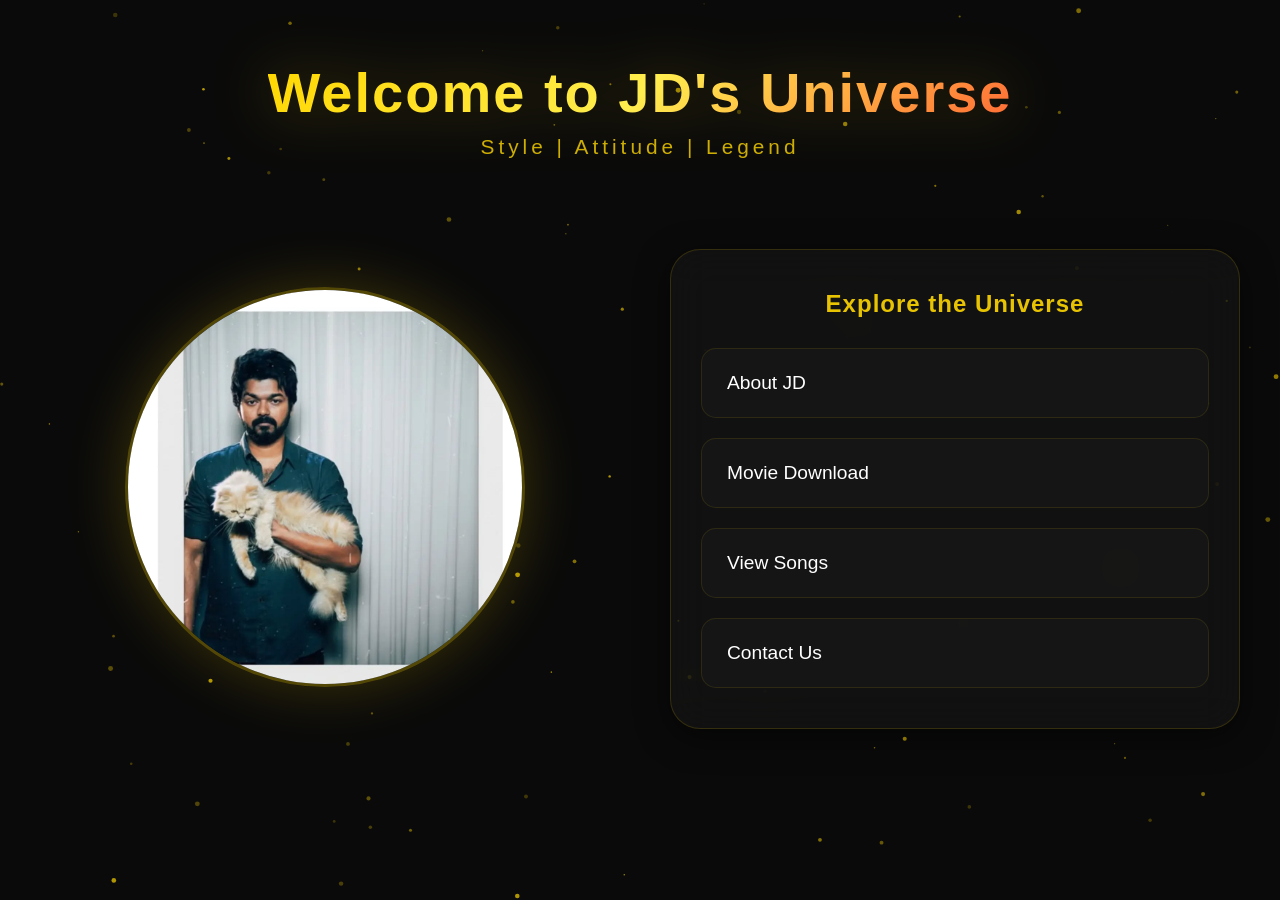
<file: index.html>
<!DOCTYPE html>
<html lang="en">
<head>
    <meta charset="UTF-8">
    <meta name="viewport" content="width=device-width, initial-scale=1.0">
    <title>JD Universe - Welcome</title>
    <link rel="stylesheet" href="index.css">
</head>
<body>
    <canvas id="particles"></canvas>
    
    <div class="content-wrapper">
        <h1 class="page-title">
            <span class="title-gradient">Welcome to JD's Universe</span>
        </h1>
        <p class="subtitle">Style | Attitude | Legend</p>

        <div class="main-container">
            <div class="left-box">
                <div class="image-wrapper">
                    <img src="JD.jpg" class="jd-img" alt="JD">
                </div>
            </div>

            <div class="right-box">
                <div class="menu-card">
                    <p class="menu-intro">Explore the Universe</p>
                    <nav class="menu">
                        <a href="about.html" class="menu-link">
                            <span class="link-text">About JD</span>
                            <span class="arrow">→</span>
                        </a>
                        <a href="movie.html" class="menu-link">
                            <span class="link-text">Movie Download</span>
                            <span class="arrow">→</span>
                        </a>
                        <a href="songs.html" class="menu-link">
                            <span class="link-text">View Songs</span>
                            <span class="arrow">→</span>
                        </a>
                        <a href="contact.html" class="menu-link">
                            <span class="link-text">Contact Us</span>
                            <span class="arrow">→</span>
                        </a>
                    </nav>
                </div>
            </div>
        </div>
    </div>
    <script src="index.js"></script>
</body>
</html>
</file>
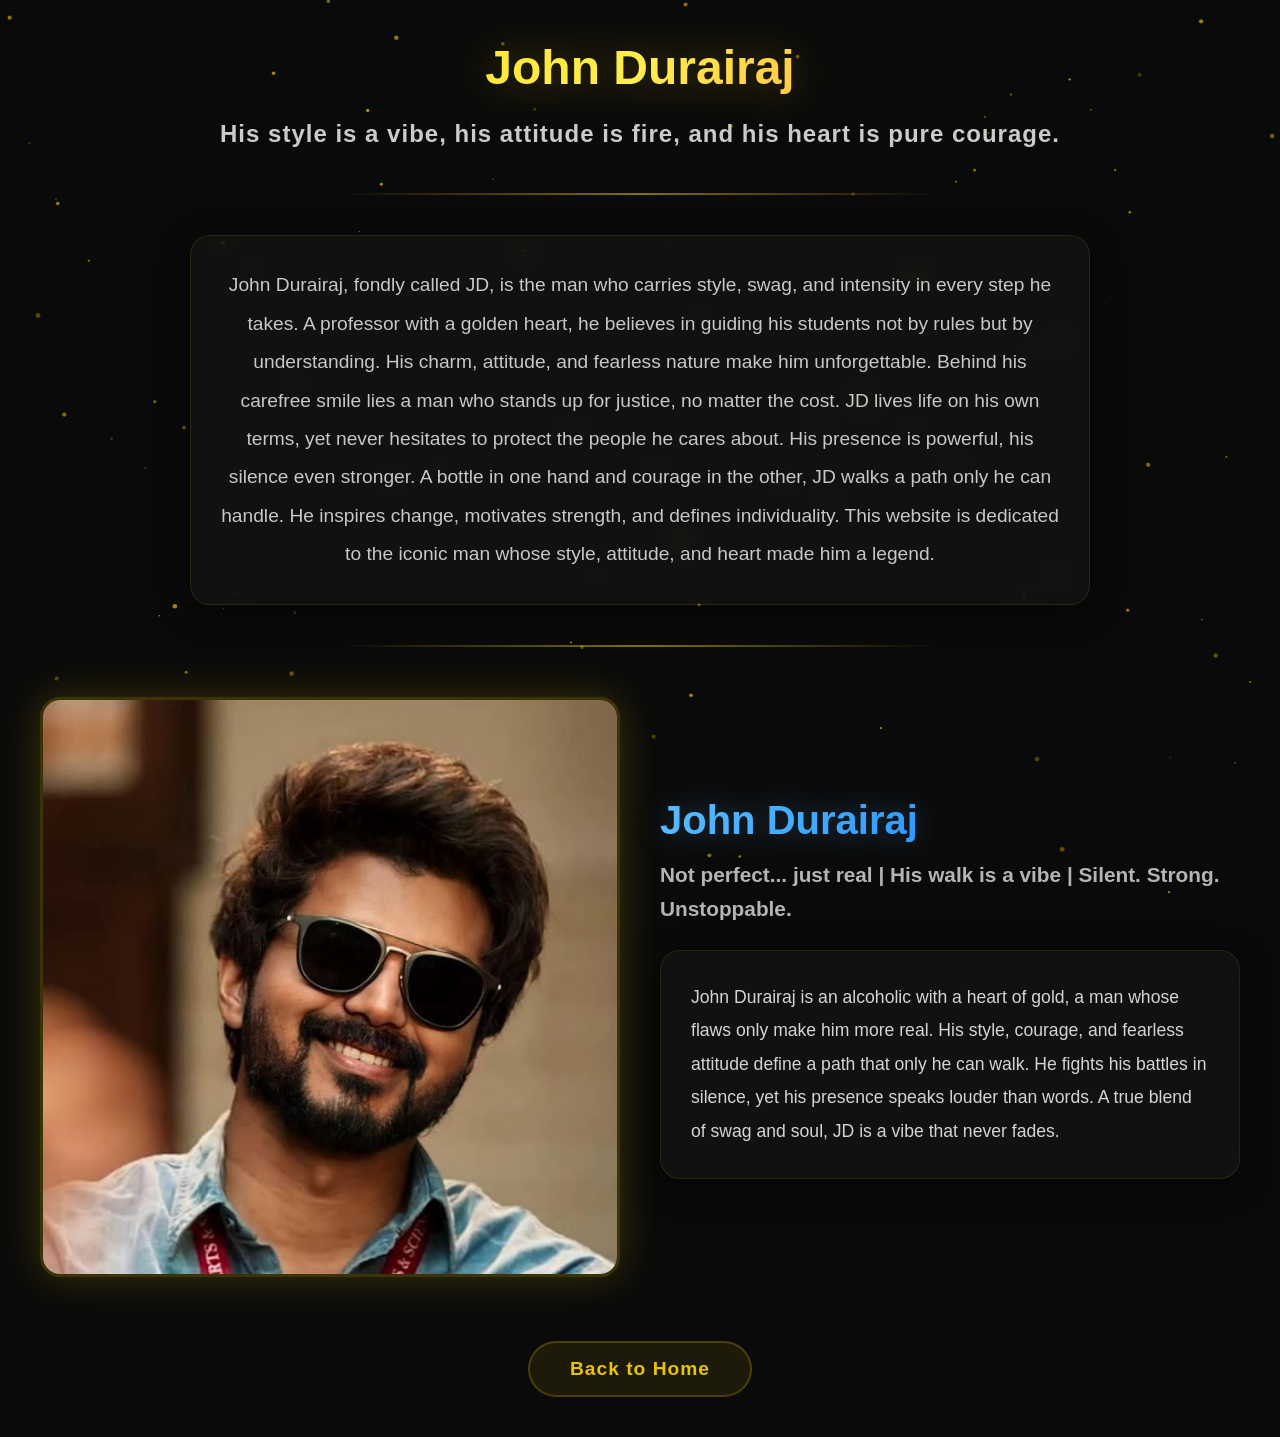
<file: about.html>
<!DOCTYPE html>
<html lang="en">
<head>
    <meta charset="UTF-8">
    <meta name="viewport" content="width=device-width, initial-scale=1.0">
    <title>About JD - John Durairaj</title>
    <link rel="stylesheet" href="about.css">
</head>
<body>
    <canvas id="particles"></canvas>
    
    <div class="content-wrapper">
        <h1 class="main-title">John Durairaj</h1>
        <h2 class="sub-title">His style is a vibe, his attitude is fire, and his heart is pure courage.</h2>
        
        <div class="divider"></div>
        
        <div class="intro-section">
            <p class="intro-text">
                John Durairaj, fondly called JD, is the man who carries style, swag, and intensity in every step he takes. A professor with a golden heart, he believes in guiding his students not by rules but by understanding. His charm, attitude, and fearless nature make him unforgettable. Behind his carefree smile lies a man who stands up for justice, no matter the cost. JD lives life on his own terms, yet never hesitates to protect the people he cares about. His presence is powerful, his silence even stronger. A bottle in one hand and courage in the other, JD walks a path only he can handle. He inspires change, motivates strength, and defines individuality. This website is dedicated to the iconic man whose style, attitude, and heart made him a legend.
            </p>
        </div>
        
        <div class="divider"></div>
        
        <div class="profile-section">
            <div class="profile-image">
                <img src="1.jpg" alt="John Durairaj">
            </div>
            
            <div class="profile-content">
                <h1 class="jd-name">John Durairaj</h1>
                <h3 class="jd-tagline">Not perfect... just real | His walk is a vibe | Silent. Strong. Unstoppable.</h3>
                
                <div class="text-box">
                    <p>
                        John Durairaj is an alcoholic with a heart of gold, a man whose flaws only make him more real.
                        His style, courage, and fearless attitude define a path that only he can walk. 
                        He fights his battles in silence, yet his presence speaks louder than words. 
                        A true blend of swag and soul, JD is a vibe that never fades.
                    </p>
                </div>
            </div>
        </div>
        
        <div class="home-link">
            <a href="index.html" class="btn-home">
                <span>Back to Home</span>
            </a>
        </div>
    </div>
    <script src="particles.js"></script>
</body>
</html>
</file>
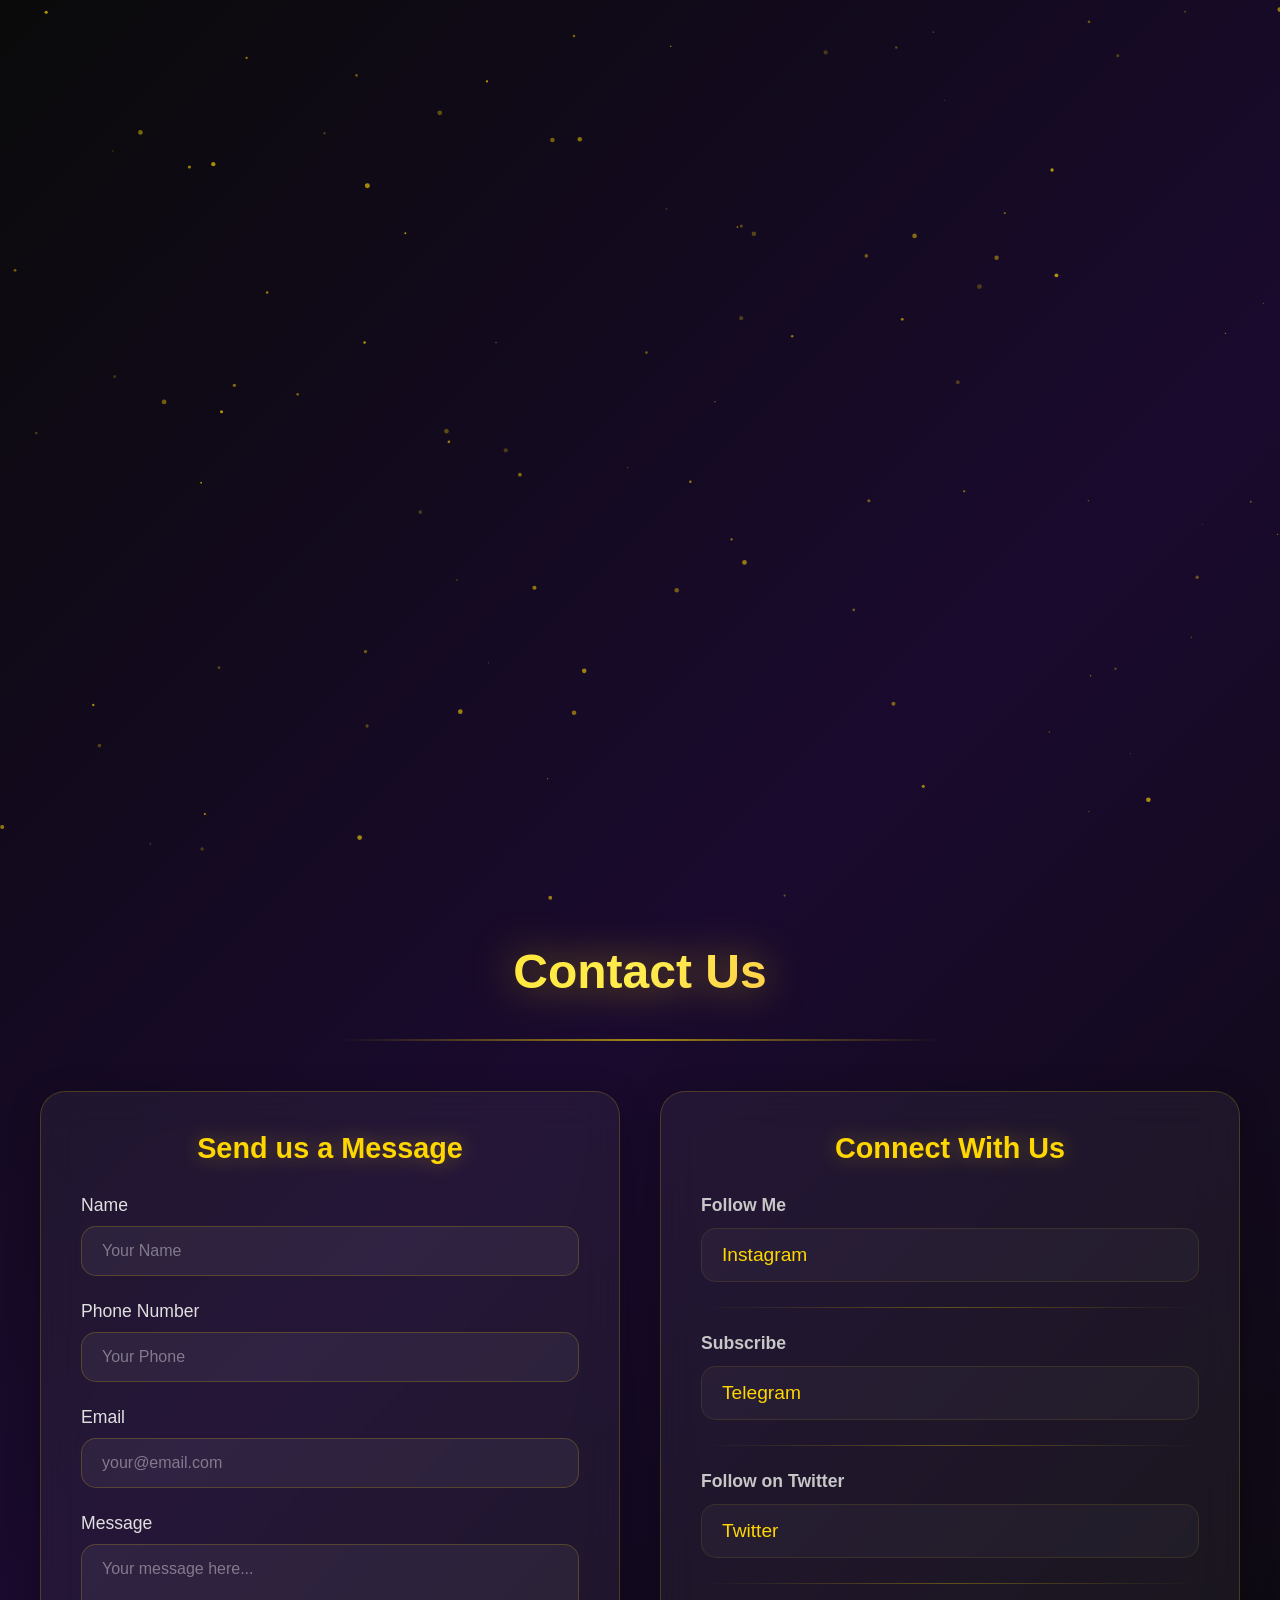
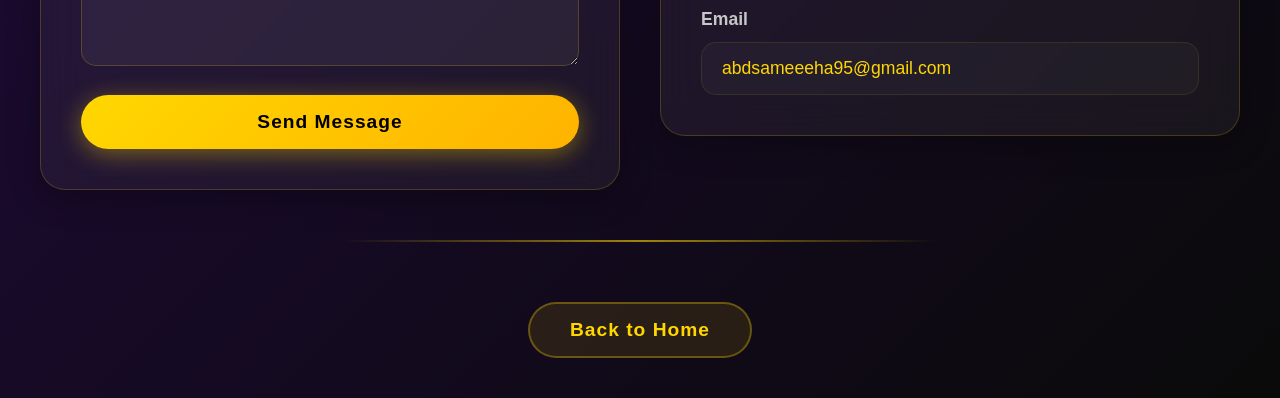
<file: contact.html>
<!DOCTYPE html>
<html lang="en">
<head>
    <meta charset="UTF-8">
    <meta name="viewport" content="width=device-width, initial-scale=1.0">
    <title>Contact Us - JD Universe</title>
    <link rel="stylesheet" href="contact.css">
</head>
<body>
    <canvas id="particles"></canvas>
    
    <div class="content-wrapper">
        <h1 class="page-title">Contact Us</h1>
        
        <div class="divider"></div>
        
        <div class="contact-container">
            <div class="left-box">
                <div class="form-card">
                    <h2 class="form-title">Send us a Message</h2>
                    <form action="https://formspree.io/f/xdkqdjyz" method="POST">
                        <div class="form-group">
                            <label>Name</label>
                            <input type="text" name="name" class="input-box" placeholder="Your Name" required>
                        </div>

                        <div class="form-group">
                            <label>Phone Number</label>
                            <input type="tel" name="phone" class="input-box" placeholder="Your Phone" required>
                        </div>

                        <div class="form-group">
                            <label>Email</label>
                            <input type="email" name="email" class="input-box" placeholder="your@email.com" required>
                        </div>

                        <div class="form-group">
                            <label>Message</label>
                            <textarea name="message" rows="5" class="textarea-box" placeholder="Your message here..." required></textarea>
                        </div>

                        <button type="submit" class="send-btn">
                            <span>Send Message</span>
                        </button>
                    </form>
                </div>
            </div>

            <div class="right-box">
                <div class="social-card">
                    <h2 class="social-title">Connect With Us</h2>
                    
                    <div class="social-section">
                        <p class="section-label">Follow Me</p>
                        <a href="https://www.instagram.com/alcoholic__jd?igsh=NnlrbXFhdWF0bnJq" class="social-link" target="_blank">
                            <span>Instagram</span>
                        </a>
                    </div>
                    
                    <div class="divider-small"></div>
                    
                    <div class="social-section">
                        <p class="section-label">Subscribe</p>
                        <a href="https://t.me/JackedVibe" class="social-link" target="_blank">
                            <span>Telegram</span>
                        </a>
                    </div>
                    
                    <div class="divider-small"></div>
                    
                    <div class="social-section">
                        <p class="section-label">Follow on Twitter</p>
                        <a href="https://x.com/Ameerabd1718" class="social-link" target="_blank">
                            <span>Twitter</span>
                        </a>
                    </div>
                    
                    <div class="divider-small"></div>
                    
                    <div class="email-section">
                        <p class="section-label">Email</p>
                        <a href="mailto:abdsameeeha95@gmail.com" class="email-link">abdsameeeha95@gmail.com</a>
                    </div>
                </div>
            </div>
        </div>
        
        <div class="divider"></div>
        
        <div class="home-link">
            <a href="index.html" class="btn-home">
                <span>Back to Home</span>
            </a>
        </div>
    </div>
    <script src="particles.js"></script>
</body>
</html>
</file>
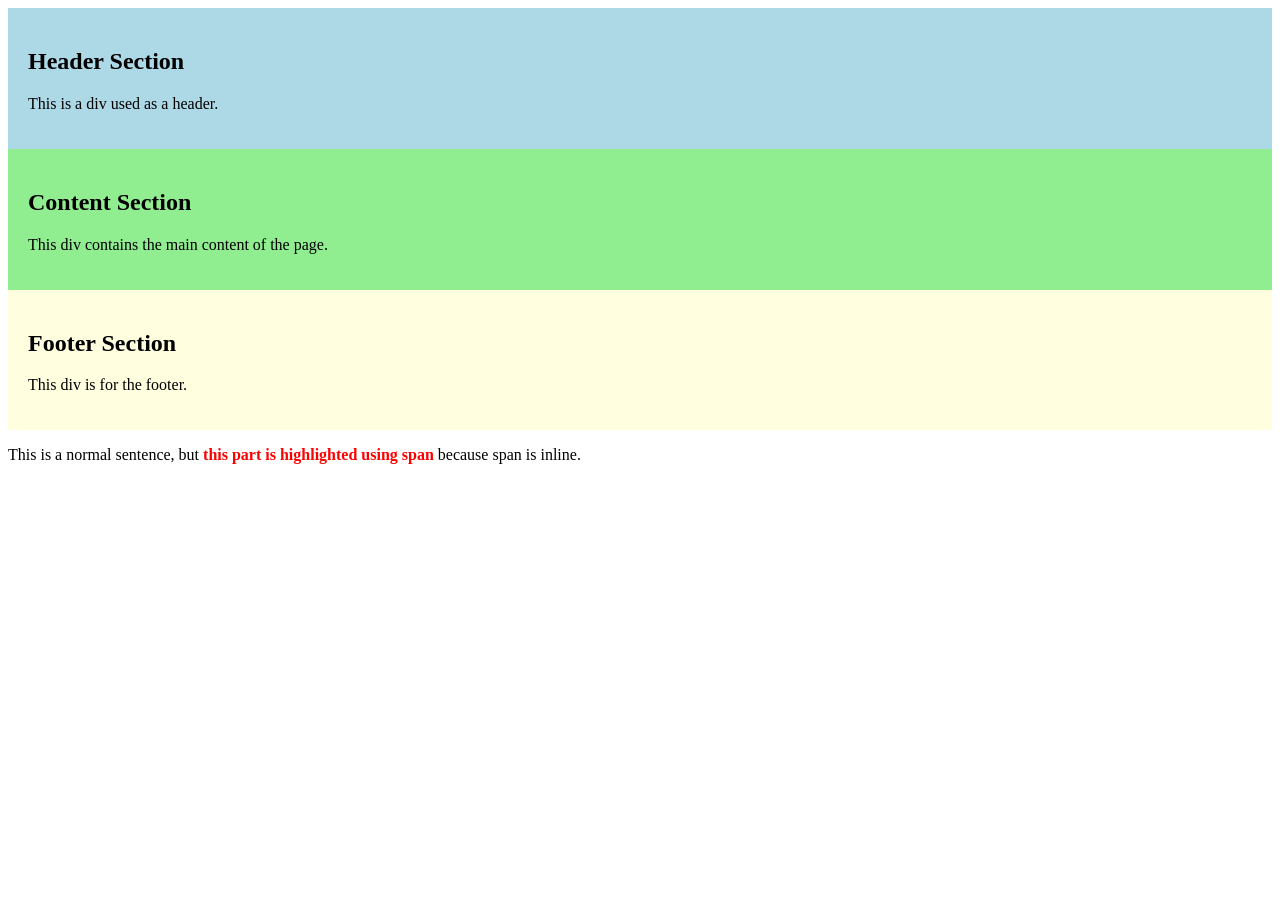
<file: demo.html>
<!DOCTYPE html>
<html>
<body>

<div style="background-color: lightblue; padding: 20px;">
    <h2>Header Section</h2>
    <p>This is a div used as a header.</p>
</div>

<div style="background-color: lightgreen; padding: 20px;">
    <h2>Content Section</h2>
    <p>This div contains the main content of the page.</p>
</div>

<div style="background-color: lightyellow; padding: 20px;">
    <h2>Footer Section</h2>
    <p>This div is for the footer.</p>
</div>

</body>
</html>
<!DOCTYPE html>
<html>
<body>

<p>This is a normal sentence, but 
<span style="color: red; font-weight: bold;">this part is highlighted using span</span>
because span is inline.</p>

</body>
</html>
</file>
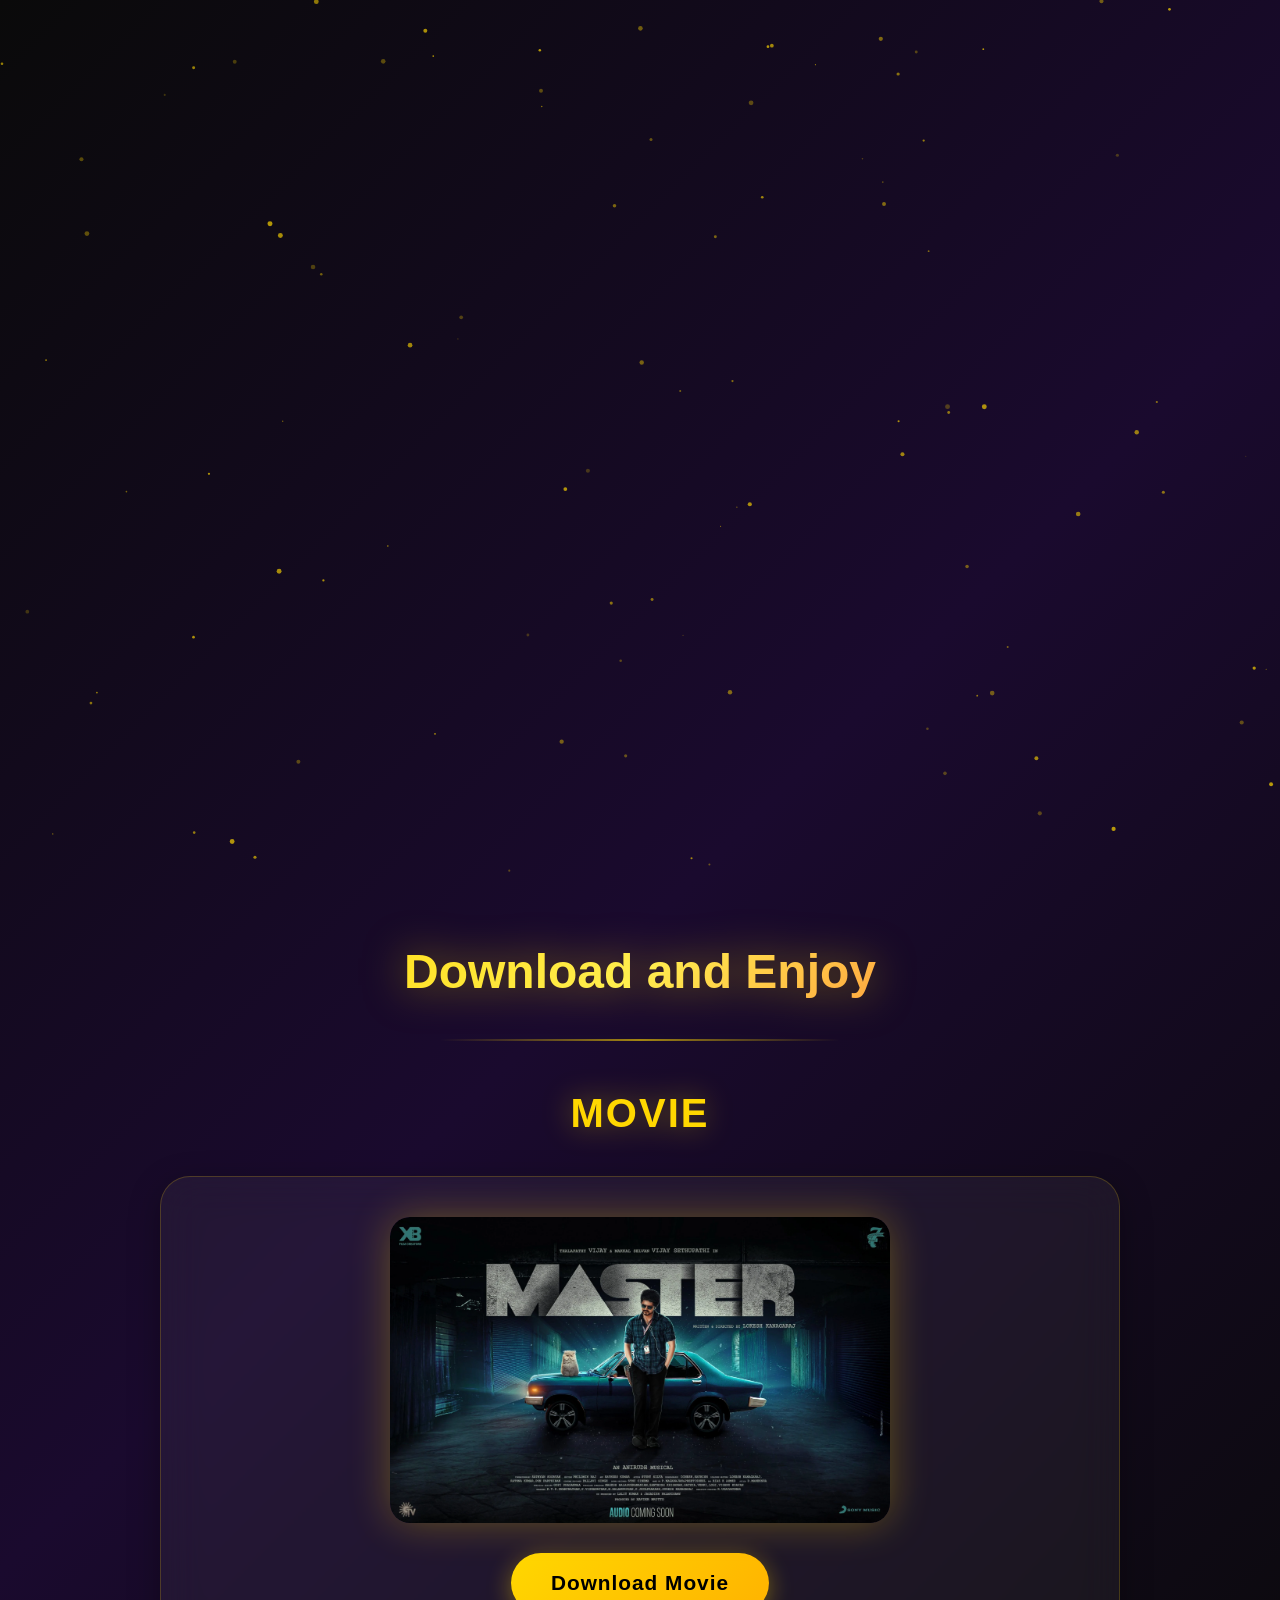
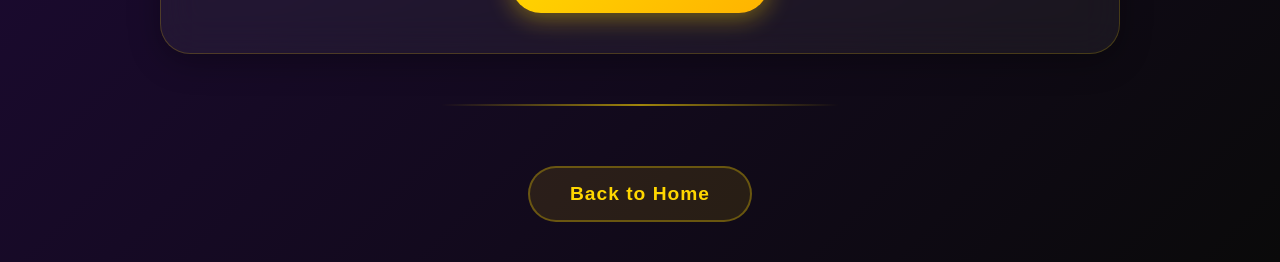
<file: movie.html>
<!DOCTYPE html>
<html lang="en">
<head>
    <meta charset="UTF-8">
    <meta name="viewport" content="width=device-width, initial-scale=1.0">
    <title>Movie Download - JD Universe</title>
    <link rel="stylesheet" href="movie.css">
</head>
<body>
    <canvas id="particles"></canvas>
    
    <div class="content-wrapper">
        <h1 class="page-title">Download and Enjoy</h1>
        
        <div class="divider"></div>
        
        <div class="movie-section">
            <h2 class="movie-title">MOVIE</h2>
            
            <div class="movie-card">
                <div class="image-container">
                    <img src="movieimg.png" alt="Movie Poster">
                    <div class="overlay">
                        <span class="play-icon">▶</span>
                    </div>
                </div>
                
                <a href="https://share.google/QNW8mwOqLvgbsXAh1" class="download-btn">
                    <span>Download Movie</span>
                </a>
            </div>
        </div>
        
        <div class="divider"></div>
        
        <div class="home-link">
            <a href="index.html" class="btn-home">
                <span>Back to Home</span>
            </a>
        </div>
    </div>
    <script src="particles.js"></script>
</body>
</html>
</file>
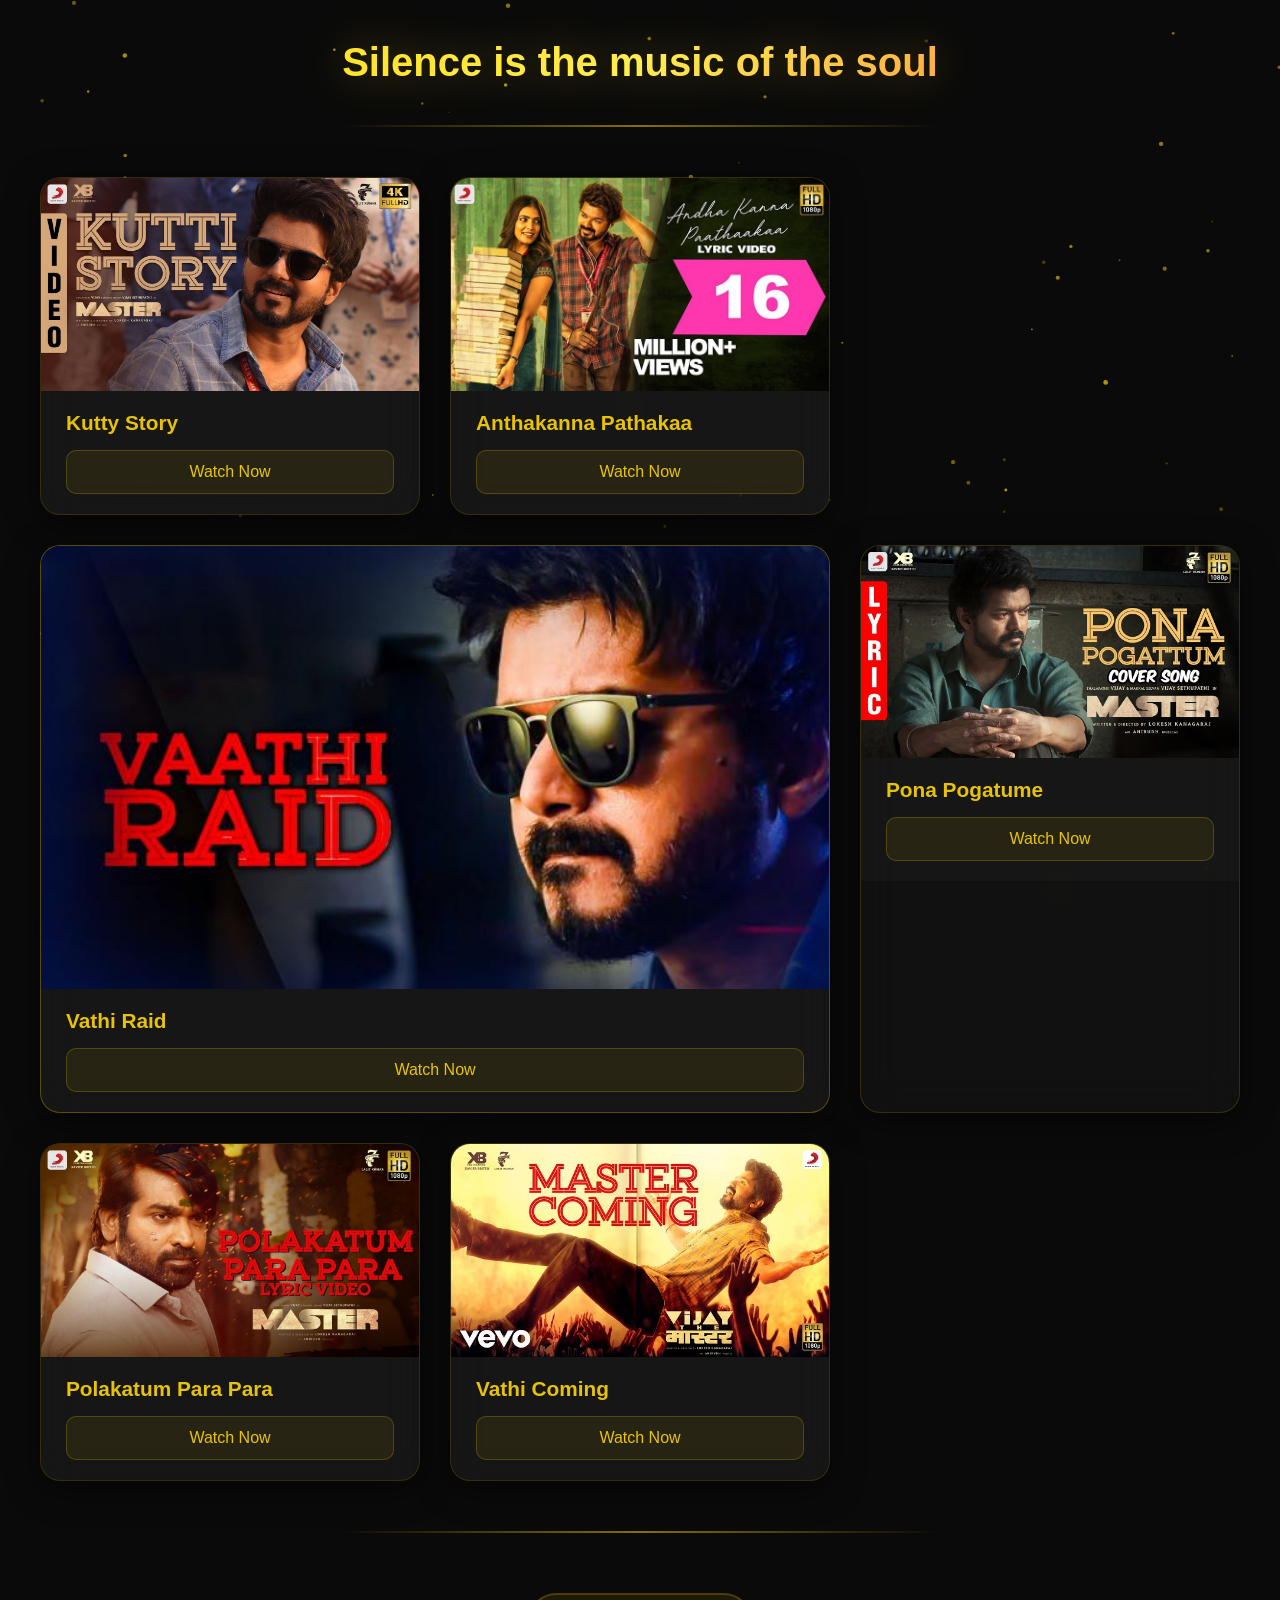
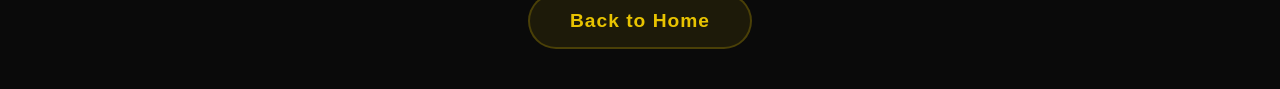
<file: songs.html>
<!DOCTYPE html>
<html lang="en">
<head>
    <meta charset="UTF-8">
    <meta name="viewport" content="width=device-width, initial-scale=1.0">
    <title>JD Songs - Music Collection</title>
    <link rel="stylesheet" href="songs.css">
</head>
<body>
    <canvas id="particles"></canvas>
    
    <div class="content-wrapper">
        <h1 class="page-title">Silence is the music of the soul</h1>
        
        <div class="divider"></div>
        
        <div class="songs-grid">
            <div class="song-card">
                <div class="song-image">
                    <img src="kutty.png" alt="Kutty Story">
                    <div class="play-overlay">
                        <span class="play-btn">▶</span>
                    </div>
                </div>
                <div class="song-info">
                    <h3 class="song-title">Kutty Story</h3>
                    <a href="https://www.youtube.com/watch?v=PSGMUUJH32Y" target="_blank" class="song-link">Watch Now</a>
                </div>
            </div>

            <div class="song-card">
                <div class="song-image">
                    <img src="antha.png" alt="Anthakanna Pathakaa">
                    <div class="play-overlay">
                        <span class="play-btn">▶</span>
                    </div>
                </div>
                <div class="song-info">
                    <h3 class="song-title">Anthakanna Pathakaa</h3>
                    <a href="https://www.youtube.com/watch?v=lYiAClETk4A" target="_blank" class="song-link">Watch Now</a>
                </div>
            </div>

            <div class="song-card featured">
                <div class="song-image">
                    <img src="vathi.png" alt="Vathi Raid">
                    <div class="play-overlay">
                        <span class="play-btn">▶</span>
                    </div>
                </div>
                <div class="song-info">
                    <h3 class="song-title">Vathi Raid</h3>
                    <a href="https://www.youtube.com/watch?v=MkUIQm--UfA" target="_blank" class="song-link">Watch Now</a>
                </div>
            </div>

            <div class="song-card">
                <div class="song-image">
                    <img src="pona.png" alt="Pona Pogatume">
                    <div class="play-overlay">
                        <span class="play-btn">▶</span>
                    </div>
                </div>
                <div class="song-info">
                    <h3 class="song-title">Pona Pogatume</h3>
                    <a href="https://www.youtube.com/watch?v=6UfwkA4Whi4" target="_blank" class="song-link">Watch Now</a>
                </div>
            </div>

            <div class="song-card">
                <div class="song-image">
                    <img src="polakatum.png" alt="Polakatum Para Para">
                    <div class="play-overlay">
                        <span class="play-btn">▶</span>
                    </div>
                </div>
                <div class="song-info">
                    <h3 class="song-title">Polakatum Para Para</h3>
                    <a href="https://www.youtube.com/watch?v=9m4bEm8YmZs" target="_blank" class="song-link">Watch Now</a>
                </div>
            </div>

            <div class="song-card">
                <div class="song-image">
                    <img src="com.png" alt="Vathi Coming">
                    <div class="play-overlay">
                        <span class="play-btn">▶</span>
                    </div>
                </div>
                <div class="song-info">
                    <h3 class="song-title">Vathi Coming</h3>
                    <a href="https://www.youtube.com/watch?v=fRD_3vJagxk" target="_blank" class="song-link">Watch Now</a>
                </div>
            </div>
        </div>
        
        <div class="divider"></div>
        
        <div class="home-link">
            <a href="index.html" class="btn-home">
                <span>Back to Home</span>
            </a>
        </div>
    </div>
    <script src="particles.js"></script>
</body>
</html>
</file>
<file: index.css>
* {
    margin: 0;
    padding: 0;
    box-sizing: border-box;
}

body {
    background: #0a0a0a;
    color: #fff;
    font-family: 'Segoe UI', Tahoma, Geneva, Verdana, sans-serif;
    min-height: 100vh;
    overflow-x: hidden;
    position: relative;
}

#particles {
    position: fixed;
    top: 0;
    left: 0;
    width: 100%;
    height: 100%;
    pointer-events: none;
    z-index: 0;
}

.content-wrapper {
    position: relative;
    z-index: 1;
    padding: 20px;
}

.page-title {
    text-align: center;
    font-size: clamp(2rem, 5vw, 3.5rem);
    margin: 40px 0 10px;
    animation: fadeInDown 0.8s ease-out;
}

.title-gradient {
    background: linear-gradient(135deg, #ffd700 0%, #ffed4e 50%, #ff6b35 100%);
    -webkit-background-clip: text;
    -webkit-text-fill-color: transparent;
    background-clip: text;
    filter: drop-shadow(0 0 30px rgba(255, 215, 0, 0.3));
    font-weight: 700;
    letter-spacing: 2px;
}

.subtitle {
    text-align: center;
    font-size: clamp(1rem, 2vw, 1.3rem);
    color: rgba(255, 215, 0, 0.8);
    margin-bottom: 50px;
    letter-spacing: 4px;
    animation: fadeIn 1.2s ease-out;
}

@keyframes fadeInDown {
    from {
        opacity: 0;
        transform: translateY(-30px);
    }
    to {
        opacity: 1;
        transform: translateY(0);
    }
}

@keyframes fadeIn {
    from { opacity: 0; }
    to { opacity: 1; }
}

.main-container {
    display: flex;
    justify-content: center;
    align-items: center;
    gap: 60px;
    max-width: 1400px;
    margin: 0 auto;
    padding: 40px 20px;
    flex-wrap: wrap;
}

.left-box {
    flex: 1;
    min-width: 300px;
    display: flex;
    justify-content: center;
    animation: slideInLeft 0.8s ease-out;
}

@keyframes slideInLeft {
    from {
        opacity: 0;
        transform: translateX(-50px);
    }
    to {
        opacity: 1;
        transform: translateX(0);
    }
}

.image-wrapper {
    position: relative;
    display: inline-block;
}

.jd-img {
    width: clamp(250px, 40vw, 400px);
    height: clamp(250px, 40vw, 400px);
    object-fit: cover;
    border-radius: 50%;
    border: 3px solid rgba(255, 215, 0, 0.3);
    box-shadow: 0 0 60px rgba(255, 215, 0, 0.2);
    transition: all 0.6s cubic-bezier(0.4, 0, 0.2, 1);
}

.jd-img:hover {
    transform: scale(1.05);
    border-color: rgba(255, 215, 0, 0.6);
    box-shadow: 0 0 80px rgba(255, 215, 0, 0.4);
}

.right-box {
    flex: 1;
    min-width: 300px;
    animation: slideInRight 0.8s ease-out;
}

@keyframes slideInRight {
    from {
        opacity: 0;
        transform: translateX(50px);
    }
    to {
        opacity: 1;
        transform: translateX(0);
    }
}

.menu-card {
    background: rgba(255, 255, 255, 0.03);
    backdrop-filter: blur(20px);
    border-radius: 30px;
    padding: 40px 30px;
    border: 1px solid rgba(255, 215, 0, 0.15);
    box-shadow: 0 8px 32px rgba(0, 0, 0, 0.5);
    transition: all 0.4s ease;
}

.menu-card:hover {
    border-color: rgba(255, 215, 0, 0.3);
    box-shadow: 0 12px 48px rgba(0, 0, 0, 0.6);
}

.menu-intro {
    text-align: center;
    font-size: clamp(1.2rem, 2.5vw, 1.5rem);
    color: rgba(255, 215, 0, 0.9);
    margin-bottom: 30px;
    font-weight: 600;
    letter-spacing: 1px;
}

.menu {
    display: flex;
    flex-direction: column;
    gap: 20px;
}

.menu-link {
    display: flex;
    align-items: center;
    gap: 15px;
    padding: 20px 25px;
    background: rgba(255, 255, 255, 0.02);
    border-radius: 15px;
    text-decoration: none;
    color: #fff;
    font-size: clamp(1rem, 2vw, 1.2rem);
    border: 1px solid rgba(255, 215, 0, 0.1);
    transition: all 0.4s cubic-bezier(0.4, 0, 0.2, 1);
    position: relative;
    overflow: hidden;
}

.menu-link::before {
    content: '';
    position: absolute;
    top: 0;
    left: -100%;
    width: 100%;
    height: 100%;
    background: linear-gradient(90deg, transparent, rgba(255, 215, 0, 0.1), transparent);
    transition: left 0.6s ease;
}

.menu-link:hover::before {
    left: 100%;
}

.menu-link:hover {
    transform: translateX(10px);
    background: rgba(255, 215, 0, 0.08);
    border-color: rgba(255, 215, 0, 0.3);
    box-shadow: 0 5px 25px rgba(255, 215, 0, 0.2);
}

.menu-link .link-text {
    flex: 1;
    font-weight: 500;
}

.menu-link .arrow {
    font-size: 1.5rem;
    opacity: 0;
    transform: translateX(-10px);
    transition: all 0.4s ease;
}

.menu-link:hover .arrow {
    opacity: 1;
    transform: translateX(0);
}

@media screen and (max-width: 768px) {
    .content-wrapper {
        padding: 15px;
    }

    .page-title {
        margin: 30px 0 10px;
    }

    .subtitle {
        margin-bottom: 30px;
        letter-spacing: 2px;
    }

    .main-container {
        gap: 40px;
        padding: 20px 10px;
    }

    .menu-card {
        padding: 30px 20px;
        border-radius: 20px;
    }

    .menu {
        gap: 15px;
    }

    .menu-link {
        padding: 18px 20px;
        gap: 12px;
    }

    .menu-link:hover {
        transform: translateX(5px);
    }
}

@media screen and (max-width: 480px) {
    .content-wrapper {
        padding: 10px;
    }

    .page-title {
        margin: 20px 0 5px;
    }

    .subtitle {
        margin-bottom: 25px;
        letter-spacing: 1px;
    }

    .main-container {
        gap: 30px;
        padding: 15px 5px;
    }

    .menu-card {
        padding: 25px 15px;
        border-radius: 15px;
    }

    .menu-intro {
        margin-bottom: 20px;
    }

    .menu {
        gap: 12px;
    }

    .menu-link {
        padding: 15px 18px;
        gap: 10px;
        border-radius: 12px;
    }
}
</file>
<file: about.css>
* {
    margin: 0;
    padding: 0;
    box-sizing: border-box;
}

body {
    background: #0a0a0a;
    color: #fff;
    font-family: 'Segoe UI', Tahoma, Geneva, Verdana, sans-serif;
    min-height: 100vh;
    overflow-x: hidden;
    position: relative;
}

#particles {
    position: fixed;
    top: 0;
    left: 0;
    width: 100%;
    height: 100%;
    pointer-events: none;
    z-index: 0;
}

.content-wrapper {
    position: relative;
    z-index: 1;
    padding: 40px 20px;
    max-width: 1400px;
    margin: 0 auto;
}

.main-title {
    text-align: center;
    font-size: clamp(2rem, 5vw, 3rem);
    background: linear-gradient(135deg, #ffd700 0%, #ffed4e 50%, #ff6b35 100%);
    -webkit-background-clip: text;
    -webkit-text-fill-color: transparent;
    background-clip: text;
    filter: drop-shadow(0 0 20px rgba(255, 215, 0, 0.3));
    margin-bottom: 20px;
    font-weight: 700;
    animation: fadeInDown 0.8s ease-out;
}

@keyframes fadeInDown {
    from {
        opacity: 0;
        transform: translateY(-30px);
    }
    to {
        opacity: 1;
        transform: translateY(0);
    }
}

.sub-title {
    text-align: center;
    font-size: clamp(1rem, 2.5vw, 1.5rem);
    color: rgba(224, 224, 224, 0.9);
    margin-bottom: 30px;
    letter-spacing: 1px;
    line-height: 1.6;
    animation: fadeIn 1.2s ease-out;
}

@keyframes fadeIn {
    from { opacity: 0; }
    to { opacity: 1; }
}

.divider {
    width: 80%;
    max-width: 600px;
    height: 2px;
    background: linear-gradient(90deg, transparent, rgba(255, 215, 0, 0.5), transparent);
    margin: 40px auto;
}

.intro-section {
    margin: 40px auto;
    max-width: 900px;
}

.intro-text {
    font-size: clamp(1rem, 2vw, 1.2rem);
    color: rgba(220, 220, 220, 0.9);
    line-height: 2;
    text-align: center;
    padding: 30px;
    background: rgba(255, 255, 255, 0.03);
    backdrop-filter: blur(10px);
    border-radius: 20px;
    border: 1px solid rgba(255, 215, 0, 0.1);
    box-shadow: 0 8px 32px rgba(0, 0, 0, 0.5);
    animation: slideUp 0.8s ease-out;
    transition: all 0.4s ease;
}

.intro-text:hover {
    border-color: rgba(255, 215, 0, 0.2);
    box-shadow: 0 12px 48px rgba(0, 0, 0, 0.6);
}

@keyframes slideUp {
    from {
        opacity: 0;
        transform: translateY(30px);
    }
    to {
        opacity: 1;
        transform: translateY(0);
    }
}

.profile-section {
    display: grid;
    grid-template-columns: 1fr 1fr;
    gap: 40px;
    margin: 50px auto;
    max-width: 1200px;
    align-items: center;
}

.profile-image {
    position: relative;
    animation: slideInLeft 0.8s ease-out;
}

@keyframes slideInLeft {
    from {
        opacity: 0;
        transform: translateX(-50px);
    }
    to {
        opacity: 1;
        transform: translateX(0);
    }
}

.profile-image img {
    width: 100%;
    border-radius: 20px;
    box-shadow: 0 0 40px rgba(255, 215, 0, 0.2);
    border: 3px solid rgba(255, 215, 0, 0.2);
    transition: all 0.6s ease;
}

.profile-image img:hover {
    transform: scale(1.02);
    box-shadow: 0 0 60px rgba(255, 215, 0, 0.4);
    border-color: rgba(255, 215, 0, 0.4);
}

.profile-content {
    animation: slideInRight 0.8s ease-out;
}

@keyframes slideInRight {
    from {
        opacity: 0;
        transform: translateX(50px);
    }
    to {
        opacity: 1;
        transform: translateX(0);
    }
}

.jd-name {
    background: linear-gradient(135deg, #5bbcff, #0077ff);
    -webkit-background-clip: text;
    -webkit-text-fill-color: transparent;
    background-clip: text;
    font-size: clamp(1.8rem, 4vw, 2.5rem);
    margin-bottom: 15px;
    filter: drop-shadow(0 0 15px rgba(91, 188, 255, 0.3));
}

.jd-tagline {
    font-size: clamp(1rem, 2vw, 1.3rem);
    color: rgba(199, 199, 199, 0.9);
    margin-bottom: 25px;
    line-height: 1.6;
}

.text-box {
    background: rgba(255, 255, 255, 0.03);
    backdrop-filter: blur(15px);
    padding: 30px;
    border-radius: 20px;
    color: rgba(234, 234, 234, 0.9);
    font-size: clamp(1rem, 2vw, 1.1rem);
    line-height: 1.9;
    box-shadow: 0 8px 32px rgba(0, 0, 0, 0.5);
    border: 1px solid rgba(255, 215, 0, 0.1);
    transition: all 0.4s ease;
}

.text-box:hover {
    border-color: rgba(255, 215, 0, 0.2);
    box-shadow: 0 12px 48px rgba(0, 0, 0, 0.6);
}

.home-link {
    text-align: center;
    margin-top: 60px;
}

.btn-home {
    display: inline-block;
    padding: 15px 40px;
    background: rgba(255, 215, 0, 0.08);
    color: rgba(255, 215, 0, 0.9);
    text-decoration: none;
    font-size: clamp(1rem, 2vw, 1.2rem);
    border-radius: 50px;
    border: 2px solid rgba(255, 215, 0, 0.2);
    transition: all 0.4s ease;
    font-weight: 600;
    letter-spacing: 1px;
}

.btn-home:hover {
    background: rgba(255, 215, 0, 0.15);
    border-color: rgba(255, 215, 0, 0.5);
    box-shadow: 0 0 30px rgba(255, 215, 0, 0.3);
    transform: translateY(-3px);
}

@media screen and (max-width: 768px) {
    .content-wrapper {
        padding: 30px 15px;
    }

    .main-title {
        margin-bottom: 15px;
    }

    .sub-title {
        margin-bottom: 25px;
    }

    .divider {
        width: 90%;
        margin: 30px auto;
    }

    .intro-section {
        margin: 30px auto;
    }

    .intro-text {
        padding: 25px 20px;
        line-height: 1.8;
    }

    .profile-section {
        grid-template-columns: 1fr;
        gap: 30px;
        margin: 40px auto;
    }

    .text-box {
        padding: 25px 20px;
        line-height: 1.8;
    }

    .home-link {
        margin-top: 50px;
    }

    .btn-home {
        padding: 12px 35px;
    }
}

@media screen and (max-width: 480px) {
    .content-wrapper {
        padding: 20px 10px;
    }

    .divider {
        width: 95%;
        margin: 25px auto;
    }

    .intro-section {
        margin: 25px auto;
    }

    .intro-text {
        padding: 20px 15px;
        line-height: 1.7;
        border-radius: 15px;
    }

    .profile-section {
        gap: 25px;
        margin: 30px auto;
    }

    .profile-image img {
        border-radius: 15px;
    }

    .jd-tagline {
        margin-bottom: 20px;
    }

    .text-box {
        padding: 20px 15px;
        line-height: 1.7;
        border-radius: 15px;
    }

    .home-link {
        margin-top: 40px;
    }

    .btn-home {
        padding: 12px 30px;
    }
}
</file>
<file: contact.css>
* {
    margin: 0;
    padding: 0;
    box-sizing: border-box;
}

body {
    background: linear-gradient(135deg, #0a0a0a 0%, #1a0a2e 50%, #0a0a0a 100%);
    color: #fff;
    font-family: 'Segoe UI', Tahoma, Geneva, Verdana, sans-serif;
    min-height: 100vh;
    overflow-x: hidden;
    position: relative;
}

.stars, .stars2 {
    position: fixed;
    top: 0;
    left: 0;
    width: 100%;
    height: 100%;
    pointer-events: none;
}

.stars {
    background: transparent url('data:image/svg+xml,<svg xmlns="http://www.w3.org/2000/svg" width="2" height="2"><circle cx="1" cy="1" r="1" fill="%23fff"/></svg>') repeat;
    animation: animateStars 50s linear infinite;
    opacity: 0.3;
}

.stars2 {
    background: transparent url('data:image/svg+xml,<svg xmlns="http://www.w3.org/2000/svg" width="3" height="3"><circle cx="1.5" cy="1.5" r="1" fill="%23fff"/></svg>') repeat;
    animation: animateStars 100s linear infinite;
    opacity: 0.2;
}

@keyframes animateStars {
    from { transform: translateY(0); }
    to { transform: translateY(-2000px); }
}

.content-wrapper {
    position: relative;
    z-index: 1;
    padding: 40px 20px;
    max-width: 1400px;
    margin: 0 auto;
}

.page-title {
    text-align: center;
    font-size: clamp(2rem, 5vw, 3rem);
    background: linear-gradient(135deg, #ffd700 0%, #ffed4e 50%, #ff6b35 100%);
    -webkit-background-clip: text;
    -webkit-text-fill-color: transparent;
    background-clip: text;
    filter: drop-shadow(0 0 20px rgba(255, 215, 0, 0.5));
    margin-bottom: 30px;
    font-weight: 700;
    animation: fadeInDown 1s ease-out;
}

@keyframes fadeInDown {
    from {
        opacity: 0;
        transform: translateY(-30px);
    }
    to {
        opacity: 1;
        transform: translateY(0);
    }
}

.divider {
    width: 80%;
    max-width: 600px;
    height: 2px;
    background: linear-gradient(90deg, transparent, #ffd700, transparent);
    margin: 40px auto;
    opacity: 0.6;
}

.divider-small {
    width: 100%;
    height: 1px;
    background: linear-gradient(90deg, transparent, rgba(255, 215, 0, 0.3), transparent);
    margin: 25px 0;
}

.contact-container {
    display: grid;
    grid-template-columns: 1fr 1fr;
    gap: 40px;
    margin: 50px auto;
    max-width: 1200px;
}

.left-box, .right-box {
    animation: fadeIn 1s ease-out;
}

@keyframes fadeIn {
    from { opacity: 0; transform: translateY(20px); }
    to { opacity: 1; transform: translateY(0); }
}

.form-card, .social-card {
    background: rgba(255, 255, 255, 0.05);
    backdrop-filter: blur(20px);
    border-radius: 25px;
    padding: 40px;
    border: 1px solid rgba(255, 215, 0, 0.2);
    box-shadow: 0 8px 32px rgba(0, 0, 0, 0.3);
    transition: all 0.3s ease;
}

.form-card:hover, .social-card:hover {
    border-color: rgba(255, 215, 0, 0.4);
    box-shadow: 0 12px 48px rgba(0, 0, 0, 0.4);
}

.form-title, .social-title {
    font-size: clamp(1.3rem, 3vw, 1.8rem);
    color: #ffd700;
    margin-bottom: 30px;
    text-align: center;
    filter: drop-shadow(0 0 10px rgba(255, 215, 0, 0.3));
}

.form-group {
    margin-bottom: 25px;
}

.form-group label {
    display: block;
    margin-bottom: 10px;
    color: #e0e0e0;
    font-size: clamp(0.9rem, 2vw, 1.1rem);
    font-weight: 500;
}

.input-box, .textarea-box {
    width: 100%;
    padding: 15px 20px;
    border-radius: 15px;
    border: 1px solid rgba(255, 215, 0, 0.2);
    outline: none;
    background: rgba(255, 255, 255, 0.05);
    color: white;
    font-size: clamp(0.9rem, 2vw, 1rem);
    font-family: inherit;
    transition: all 0.3s ease;
}

.input-box:focus, .textarea-box:focus {
    border-color: rgba(255, 215, 0, 0.5);
    background: rgba(255, 255, 255, 0.08);
    box-shadow: 0 0 20px rgba(255, 215, 0, 0.2);
}

.input-box::placeholder, .textarea-box::placeholder {
    color: rgba(255, 255, 255, 0.4);
}

.textarea-box {
    resize: vertical;
    min-height: 120px;
}

.send-btn {
    width: 100%;
    padding: 16px;
    font-size: clamp(1rem, 2vw, 1.2rem);
    background: linear-gradient(135deg, #ffd700 0%, #ffb300 100%);
    color: #000;
    border: none;
    border-radius: 50px;
    cursor: pointer;
    font-weight: 700;
    transition: all 0.4s cubic-bezier(0.175, 0.885, 0.32, 1.275);
    display: flex;
    align-items: center;
    justify-content: center;
    gap: 10px;
    letter-spacing: 1px;
    box-shadow: 0 5px 25px rgba(255, 215, 0, 0.4);
}

.send-btn:hover {
    background: linear-gradient(135deg, #ffed4e 0%, #ffd700 100%);
    box-shadow: 0 8px 35px rgba(255, 215, 0, 0.6);
    transform: translateY(-3px);
}

.send-btn:active {
    transform: translateY(0);
}

.btn-icon {
    font-size: 1.3rem;
    transition: transform 0.3s ease;
}

.send-btn:hover .btn-icon {
    transform: translateX(5px);
}

.social-section {
    margin: 20px 0;
}

.section-label {
    font-size: clamp(0.9rem, 2vw, 1.1rem);
    color: #c7c7c7;
    margin-bottom: 12px;
    font-weight: 600;
}

.social-link {
    display: flex;
    align-items: center;
    gap: 15px;
    padding: 15px 20px;
    background: rgba(255, 255, 255, 0.03);
    border-radius: 15px;
    text-decoration: none;
    color: #ffd700;
    font-size: clamp(1rem, 2vw, 1.2rem);
    border: 1px solid rgba(255, 215, 0, 0.1);
    transition: all 0.4s ease;
    font-weight: 500;
}

.social-link:hover {
    background: rgba(255, 215, 0, 0.1);
    border-color: rgba(255, 215, 0, 0.4);
    box-shadow: 0 5px 20px rgba(255, 215, 0, 0.3);
    transform: translateX(5px);
}

.social-icon {
    font-size: 1.5rem;
    filter: drop-shadow(0 0 10px rgba(255, 215, 0, 0.5));
}

.link-arrow {
    margin-left: auto;
    font-size: 1.3rem;
    opacity: 0;
    transform: translateX(-10px);
    transition: all 0.3s ease;
}

.social-link:hover .link-arrow {
    opacity: 1;
    transform: translateX(0);
}

.email-section {
    margin-top: 20px;
}

.email-link {
    display: block;
    padding: 15px 20px;
    background: rgba(255, 255, 255, 0.03);
    border-radius: 15px;
    text-decoration: none;
    color: #ffd700;
    font-size: clamp(0.9rem, 2vw, 1.1rem);
    border: 1px solid rgba(255, 215, 0, 0.1);
    transition: all 0.3s ease;
    word-break: break-all;
}

.email-link:hover {
    background: rgba(255, 215, 0, 0.1);
    border-color: rgba(255, 215, 0, 0.4);
    box-shadow: 0 5px 20px rgba(255, 215, 0, 0.3);
}

.home-link {
    text-align: center;
    margin-top: 60px;
}

.btn-home {
    display: inline-block;
    padding: 15px 40px;
    background: rgba(255, 215, 0, 0.1);
    color: #ffd700;
    text-decoration: none;
    font-size: clamp(1rem, 2vw, 1.2rem);
    border-radius: 50px;
    border: 2px solid rgba(255, 215, 0, 0.3);
    transition: all 0.4s ease;
    font-weight: 600;
    letter-spacing: 1px;
}

.btn-home:hover {
    background: rgba(255, 215, 0, 0.2);
    border-color: #ffd700;
    box-shadow: 0 0 30px rgba(255, 215, 0, 0.4);
    transform: translateY(-3px);
}

/* Mobile Responsive */
@media screen and (max-width: 768px) {
    .content-wrapper {
        padding: 30px 15px;
    }

    .page-title {
        margin-bottom: 25px;
    }

    .divider {
        width: 90%;
        margin: 30px auto;
    }

    .contact-container {
        grid-template-columns: 1fr;
        gap: 30px;
        margin: 40px auto;
    }

    .form-card, .social-card {
        padding: 30px 25px;
        border-radius: 20px;
    }

    .form-title, .social-title {
        margin-bottom: 25px;
    }

    .form-group {
        margin-bottom: 20px;
    }

    .input-box, .textarea-box {
        padding: 14px 18px;
    }

    .send-btn {
        padding: 15px;
    }

    .social-link {
        padding: 14px 18px;
    }

    .home-link {
        margin-top: 50px;
    }

    .btn-home {
        padding: 12px 35px;
    }
}

@media screen and (max-width: 480px) {
    .content-wrapper {
        padding: 20px 10px;
    }

    .page-title {
        margin-bottom: 20px;
    }

    .divider {
        width: 95%;
        margin: 25px auto;
    }

    .contact-container {
        gap: 25px;
        margin: 30px auto;
    }

    .form-card, .social-card {
        padding: 25px 20px;
        border-radius: 15px;
    }

    .form-title, .social-title {
        margin-bottom: 20px;
    }

    .form-group {
        margin-bottom: 18px;
    }

    .input-box, .textarea-box {
        padding: 12px 16px;
        border-radius: 12px;
    }

    .textarea-box {
        min-height: 100px;
    }

    .send-btn {
        padding: 14px;
    }

    .divider-small {
        margin: 20px 0;
    }

    .social-link {
        padding: 12px 16px;
        gap: 12px;
        border-radius: 12px;
    }

    .social-icon {
        font-size: 1.3rem;
    }

    .email-link {
        padding: 12px 16px;
        border-radius: 12px;
    }

    .home-link {
        margin-top: 40px;
    }

    .btn-home {
        padding: 12px 30px;
    }
}
</file>
<file: movie.css>
* {
    margin: 0;
    padding: 0;
    box-sizing: border-box;
}

body {
    background: linear-gradient(135deg, #0a0a0a 0%, #1a0a2e 50%, #0a0a0a 100%);
    color: #fff;
    font-family: 'Segoe UI', Tahoma, Geneva, Verdana, sans-serif;
    min-height: 100vh;
    overflow-x: hidden;
    position: relative;
}

.stars, .stars2 {
    position: fixed;
    top: 0;
    left: 0;
    width: 100%;
    height: 100%;
    pointer-events: none;
}

.stars {
    background: transparent url('data:image/svg+xml,<svg xmlns="http://www.w3.org/2000/svg" width="2" height="2"><circle cx="1" cy="1" r="1" fill="%23fff"/></svg>') repeat;
    animation: animateStars 50s linear infinite;
    opacity: 0.3;
}

.stars2 {
    background: transparent url('data:image/svg+xml,<svg xmlns="http://www.w3.org/2000/svg" width="3" height="3"><circle cx="1.5" cy="1.5" r="1" fill="%23fff"/></svg>') repeat;
    animation: animateStars 100s linear infinite;
    opacity: 0.2;
}

@keyframes animateStars {
    from { transform: translateY(0); }
    to { transform: translateY(-2000px); }
}

.content-wrapper {
    position: relative;
    z-index: 1;
    padding: 40px 20px;
    max-width: 1000px;
    margin: 0 auto;
    text-align: center;
}

.page-title {
    font-size: clamp(2rem, 5vw, 3rem);
    background: linear-gradient(135deg, #ffd700 0%, #ffed4e 50%, #ff6b35 100%);
    -webkit-background-clip: text;
    -webkit-text-fill-color: transparent;
    background-clip: text;
    filter: drop-shadow(0 0 20px rgba(255, 215, 0, 0.5));
    margin-bottom: 30px;
    font-weight: 700;
    animation: fadeInDown 1s ease-out;
}

@keyframes fadeInDown {
    from {
        opacity: 0;
        transform: translateY(-30px);
    }
    to {
        opacity: 1;
        transform: translateY(0);
    }
}

.divider {
    width: 80%;
    max-width: 400px;
    height: 2px;
    background: linear-gradient(90deg, transparent, #ffd700, transparent);
    margin: 40px auto;
    opacity: 0.6;
}

.movie-section {
    margin: 50px auto;
    animation: fadeIn 1.5s ease-out;
}

@keyframes fadeIn {
    from { opacity: 0; }
    to { opacity: 1; }
}

.movie-title {
    font-size: clamp(1.5rem, 4vw, 2.5rem);
    color: #ffd700;
    margin-bottom: 40px;
    letter-spacing: 2px;
    filter: drop-shadow(0 0 15px rgba(255, 215, 0, 0.4));
}

.movie-card {
    background: rgba(255, 255, 255, 0.05);
    backdrop-filter: blur(20px);
    border-radius: 30px;
    padding: 40px;
    border: 1px solid rgba(255, 215, 0, 0.2);
    box-shadow: 0 8px 32px rgba(0, 0, 0, 0.3);
    transition: all 0.3s ease;
    animation: slideUp 1s ease-out;
}

@keyframes slideUp {
    from {
        opacity: 0;
        transform: translateY(30px);
    }
    to {
        opacity: 1;
        transform: translateY(0);
    }
}

.movie-card:hover {
    border-color: rgba(255, 215, 0, 0.4);
    box-shadow: 0 12px 48px rgba(0, 0, 0, 0.4);
    transform: translateY(-5px);
}

.image-container {
    position: relative;
    max-width: 500px;
    margin: 0 auto 30px;
    border-radius: 20px;
    overflow: hidden;
    box-shadow: 0 0 40px rgba(255, 215, 0, 0.3);
}

.image-container img {
    width: 100%;
    height: auto;
    display: block;
    border-radius: 20px;
    transition: transform 0.5s ease;
}

.overlay {
    position: absolute;
    top: 0;
    left: 0;
    width: 100%;
    height: 100%;
    background: rgba(0, 0, 0, 0.5);
    display: flex;
    align-items: center;
    justify-content: center;
    opacity: 0;
    transition: opacity 0.3s ease;
}

.image-container:hover .overlay {
    opacity: 1;
}

.image-container:hover img {
    transform: scale(1.05);
}

.play-icon {
    font-size: 4rem;
    color: #ffd700;
    filter: drop-shadow(0 0 20px rgba(255, 215, 0, 0.8));
}

.download-btn {
    display: inline-flex;
    align-items: center;
    gap: 12px;
    padding: 18px 40px;
    background: linear-gradient(135deg, #ffd700 0%, #ffb300 100%);
    color: #000;
    font-size: clamp(1rem, 2vw, 1.3rem);
    font-weight: 700;
    border-radius: 50px;
    text-decoration: none;
    border: none;
    box-shadow: 0 5px 25px rgba(255, 215, 0, 0.4);
    transition: all 0.4s cubic-bezier(0.175, 0.885, 0.32, 1.275);
    letter-spacing: 1px;
}

.download-btn:hover {
    background: linear-gradient(135deg, #ffed4e 0%, #ffd700 100%);
    box-shadow: 0 8px 35px rgba(255, 215, 0, 0.6);
    transform: translateY(-3px);
}

.download-btn:active {
    transform: translateY(0);
}

.btn-icon {
    font-size: 1.5rem;
    animation: bounce 2s infinite;
}

@keyframes bounce {
    0%, 100% { transform: translateY(0); }
    50% { transform: translateY(-5px); }
}

.home-link {
    margin-top: 60px;
}

.btn-home {
    display: inline-block;
    padding: 15px 40px;
    background: rgba(255, 215, 0, 0.1);
    color: #ffd700;
    text-decoration: none;
    font-size: clamp(1rem, 2vw, 1.2rem);
    border-radius: 50px;
    border: 2px solid rgba(255, 215, 0, 0.3);
    transition: all 0.4s ease;
    font-weight: 600;
    letter-spacing: 1px;
}

.btn-home:hover {
    background: rgba(255, 215, 0, 0.2);
    border-color: #ffd700;
    box-shadow: 0 0 30px rgba(255, 215, 0, 0.4);
    transform: translateY(-3px);
}

/* Mobile Responsive */
@media screen and (max-width: 768px) {
    .content-wrapper {
        padding: 30px 15px;
    }

    .page-title {
        margin-bottom: 25px;
    }

    .divider {
        width: 90%;
        margin: 30px auto;
    }

    .movie-section {
        margin: 40px auto;
    }

    .movie-title {
        margin-bottom: 30px;
    }

    .movie-card {
        padding: 30px 20px;
        border-radius: 20px;
    }

    .image-container {
        margin-bottom: 25px;
    }

    .download-btn {
        padding: 16px 35px;
        gap: 10px;
    }

    .home-link {
        margin-top: 50px;
    }

    .btn-home {
        padding: 12px 35px;
    }
}

@media screen and (max-width: 480px) {
    .content-wrapper {
        padding: 20px 10px;
    }

    .page-title {
        margin-bottom: 20px;
    }

    .divider {
        width: 95%;
        margin: 25px auto;
    }

    .movie-section {
        margin: 30px auto;
    }

    .movie-title {
        margin-bottom: 25px;
        letter-spacing: 1px;
    }

    .movie-card {
        padding: 25px 15px;
        border-radius: 15px;
    }

    .image-container {
        margin-bottom: 20px;
        border-radius: 15px;
    }

    .image-container img {
        border-radius: 15px;
    }

    .play-icon {
        font-size: 3rem;
    }

    .download-btn {
        padding: 14px 30px;
        gap: 8px;
        width: 90%;
    }

    .home-link {
        margin-top: 40px;
    }

    .btn-home {
        padding: 12px 30px;
    }
}
</file>
<file: songs.css>
* {
    margin: 0;
    padding: 0;
    box-sizing: border-box;
}

body {
    background: #0a0a0a;
    color: #fff;
    font-family: 'Segoe UI', Tahoma, Geneva, Verdana, sans-serif;
    min-height: 100vh;
    overflow-x: hidden;
    position: relative;
}

#particles {
    position: fixed;
    top: 0;
    left: 0;
    width: 100%;
    height: 100%;
    pointer-events: none;
    z-index: 0;
}

.content-wrapper {
    position: relative;
    z-index: 1;
    padding: 40px 20px;
    max-width: 1400px;
    margin: 0 auto;
}

.page-title {
    text-align: center;
    font-size: clamp(1.5rem, 4vw, 2.5rem);
    background: linear-gradient(135deg, #ffd700 0%, #ffed4e 50%, #ff6b35 100%);
    -webkit-background-clip: text;
    -webkit-text-fill-color: transparent;
    background-clip: text;
    filter: drop-shadow(0 0 20px rgba(255, 215, 0, 0.3));
    margin-bottom: 30px;
    font-weight: 700;
    animation: fadeInDown 0.8s ease-out;
}

@keyframes fadeInDown {
    from {
        opacity: 0;
        transform: translateY(-30px);
    }
    to {
        opacity: 1;
        transform: translateY(0);
    }
}

.divider {
    width: 80%;
    max-width: 600px;
    height: 2px;
    background: linear-gradient(90deg, transparent, rgba(255, 215, 0, 0.5), transparent);
    margin: 40px auto;
}

.songs-grid {
    display: grid;
    grid-template-columns: repeat(auto-fit, minmax(300px, 1fr));
    gap: 30px;
    margin: 50px auto;
    padding: 0 20px;
}

.song-card {
    background: rgba(255, 255, 255, 0.03);
    backdrop-filter: blur(20px);
    border-radius: 20px;
    padding: 0;
    border: 1px solid rgba(255, 215, 0, 0.15);
    box-shadow: 0 8px 32px rgba(0, 0, 0, 0.5);
    transition: all 0.4s ease;
    overflow: hidden;
    animation: fadeIn 0.8s ease-out;
    animation-fill-mode: both;
}

@keyframes fadeIn {
    from { opacity: 0; transform: translateY(20px); }
    to { opacity: 1; transform: translateY(0); }
}

.song-card:nth-child(1) { animation-delay: 0.1s; }
.song-card:nth-child(2) { animation-delay: 0.2s; }
.song-card:nth-child(3) { animation-delay: 0.3s; }
.song-card:nth-child(4) { animation-delay: 0.4s; }
.song-card:nth-child(5) { animation-delay: 0.5s; }
.song-card:nth-child(6) { animation-delay: 0.6s; }

.song-card:hover {
    transform: translateY(-10px);
    border-color: rgba(255, 215, 0, 0.4);
    box-shadow: 0 15px 50px rgba(255, 215, 0, 0.2);
}

.song-card.featured {
    grid-column: span 2;
    border-color: rgba(255, 215, 0, 0.3);
}

.song-image {
    position: relative;
    width: 100%;
    overflow: hidden;
    aspect-ratio: 16/9;
}

.song-image img {
    width: 100%;
    height: 100%;
    object-fit: cover;
    display: block;
    transition: transform 0.6s ease;
}

.play-overlay {
    position: absolute;
    top: 0;
    left: 0;
    width: 100%;
    height: 100%;
    background: rgba(0, 0, 0, 0.6);
    display: flex;
    align-items: center;
    justify-content: center;
    opacity: 0;
    transition: opacity 0.3s ease;
}

.song-image:hover .play-overlay {
    opacity: 1;
}

.song-image:hover img {
    transform: scale(1.1);
}

.play-btn {
    font-size: 3rem;
    color: #ffd700;
    filter: drop-shadow(0 0 20px rgba(255, 215, 0, 0.8));
    animation: pulse 2s infinite;
}

@keyframes pulse {
    0%, 100% { transform: scale(1); }
    50% { transform: scale(1.1); }
}

.video-wrapper {
    position: relative;
    width: 100%;
    padding-bottom: 56.25%;
    overflow: hidden;
    box-shadow: 0 0 30px rgba(255, 215, 0, 0.2);
}

.video-wrapper iframe {
    position: absolute;
    top: 0;
    left: 0;
    width: 100%;
    height: 100%;
    border: none;
}

.song-info {
    padding: 20px 25px;
    background: rgba(255, 255, 255, 0.02);
    display: flex;
    flex-direction: column;
    gap: 15px;
}

.song-title {
    color: rgba(255, 215, 0, 0.9);
    font-size: clamp(1.1rem, 2vw, 1.3rem);
    font-weight: 600;
    margin: 0;
}

.song-link {
    display: inline-block;
    padding: 12px 24px;
    background: rgba(255, 215, 0, 0.08);
    color: rgba(255, 215, 0, 0.9);
    text-decoration: none;
    font-size: clamp(0.9rem, 2vw, 1rem);
    border-radius: 10px;
    border: 1px solid rgba(255, 215, 0, 0.2);
    transition: all 0.4s ease;
    font-weight: 500;
    text-align: center;
}

.song-link:hover {
    background: rgba(255, 215, 0, 0.15);
    border-color: rgba(255, 215, 0, 0.5);
    box-shadow: 0 5px 20px rgba(255, 215, 0, 0.3);
    transform: translateY(-2px);
}

.home-link {
    text-align: center;
    margin-top: 60px;
}

.btn-home {
    display: inline-block;
    padding: 15px 40px;
    background: rgba(255, 215, 0, 0.08);
    color: rgba(255, 215, 0, 0.9);
    text-decoration: none;
    font-size: clamp(1rem, 2vw, 1.2rem);
    border-radius: 50px;
    border: 2px solid rgba(255, 215, 0, 0.2);
    transition: all 0.4s ease;
    font-weight: 600;
    letter-spacing: 1px;
}

.btn-home:hover {
    background: rgba(255, 215, 0, 0.15);
    border-color: rgba(255, 215, 0, 0.5);
    box-shadow: 0 0 30px rgba(255, 215, 0, 0.3);
    transform: translateY(-3px);
}

@media screen and (max-width: 1024px) {
    .song-card.featured {
        grid-column: span 1;
    }
}

@media screen and (max-width: 768px) {
    .content-wrapper {
        padding: 30px 15px;
    }

    .page-title {
        margin-bottom: 25px;
    }

    .divider {
        width: 90%;
        margin: 30px auto;
    }

    .songs-grid {
        grid-template-columns: 1fr;
        gap: 25px;
        margin: 40px auto;
        padding: 0 10px;
    }

    .song-card {
        border-radius: 15px;
    }

    .song-card.featured {
        grid-column: span 1;
    }

    .song-info {
        padding: 18px 20px;
        gap: 12px;
    }

    .song-link {
        padding: 10px 20px;
    }

    .play-btn {
        font-size: 2.5rem;
    }

    .home-link {
        margin-top: 50px;
    }

    .btn-home {
        padding: 12px 35px;
    }
}

@media screen and (max-width: 480px) {
    .content-wrapper {
        padding: 20px 10px;
    }

    .page-title {
        margin-bottom: 20px;
    }

    .divider {
        width: 95%;
        margin: 25px auto;
    }

    .songs-grid {
        gap: 20px;
        margin: 30px auto;
        padding: 0 5px;
    }

    .song-card {
        border-radius: 12px;
    }

    .song-info {
        padding: 15px 18px;
        gap: 10px;
    }

    .song-link {
        padding: 10px 18px;
    }

    .play-btn {
        font-size: 2rem;
    }

    .home-link {
        margin-top: 40px;
    }

    .btn-home {
        padding: 12px 30px;
    }
}
</file>
